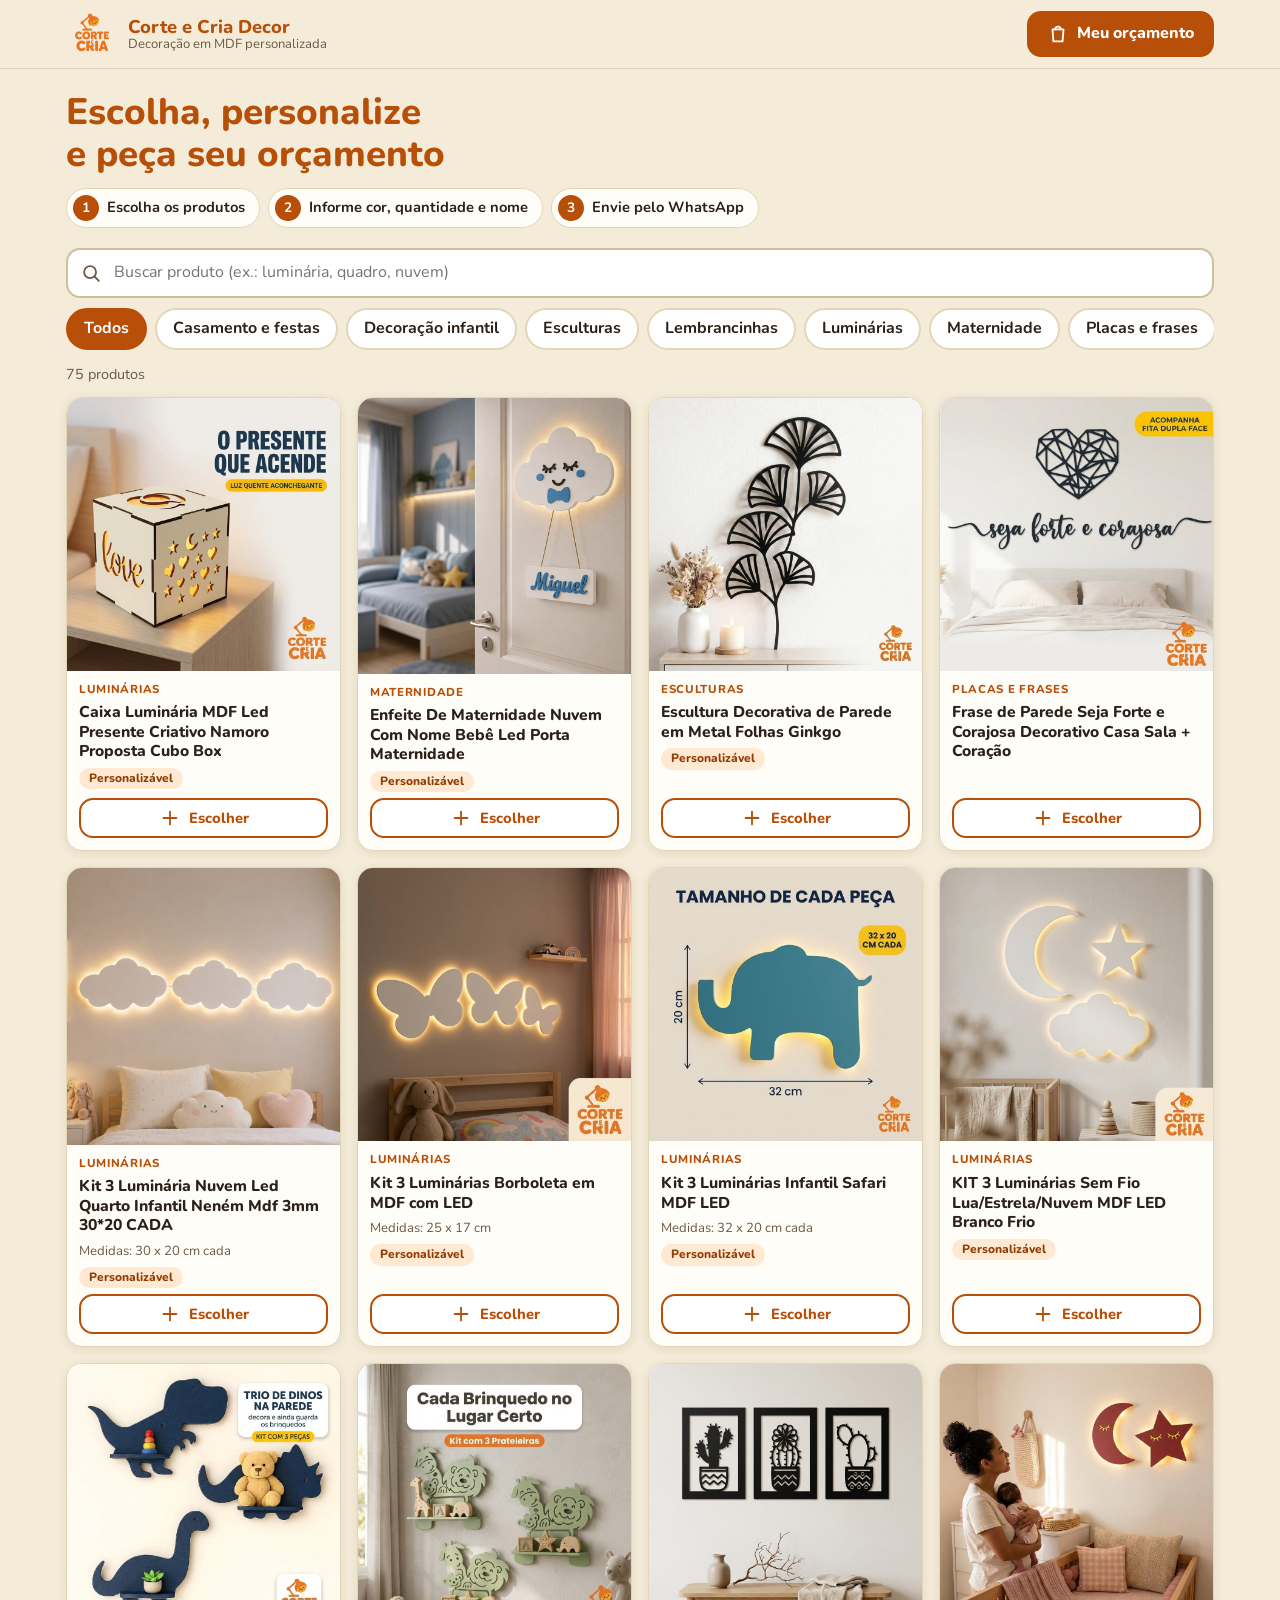
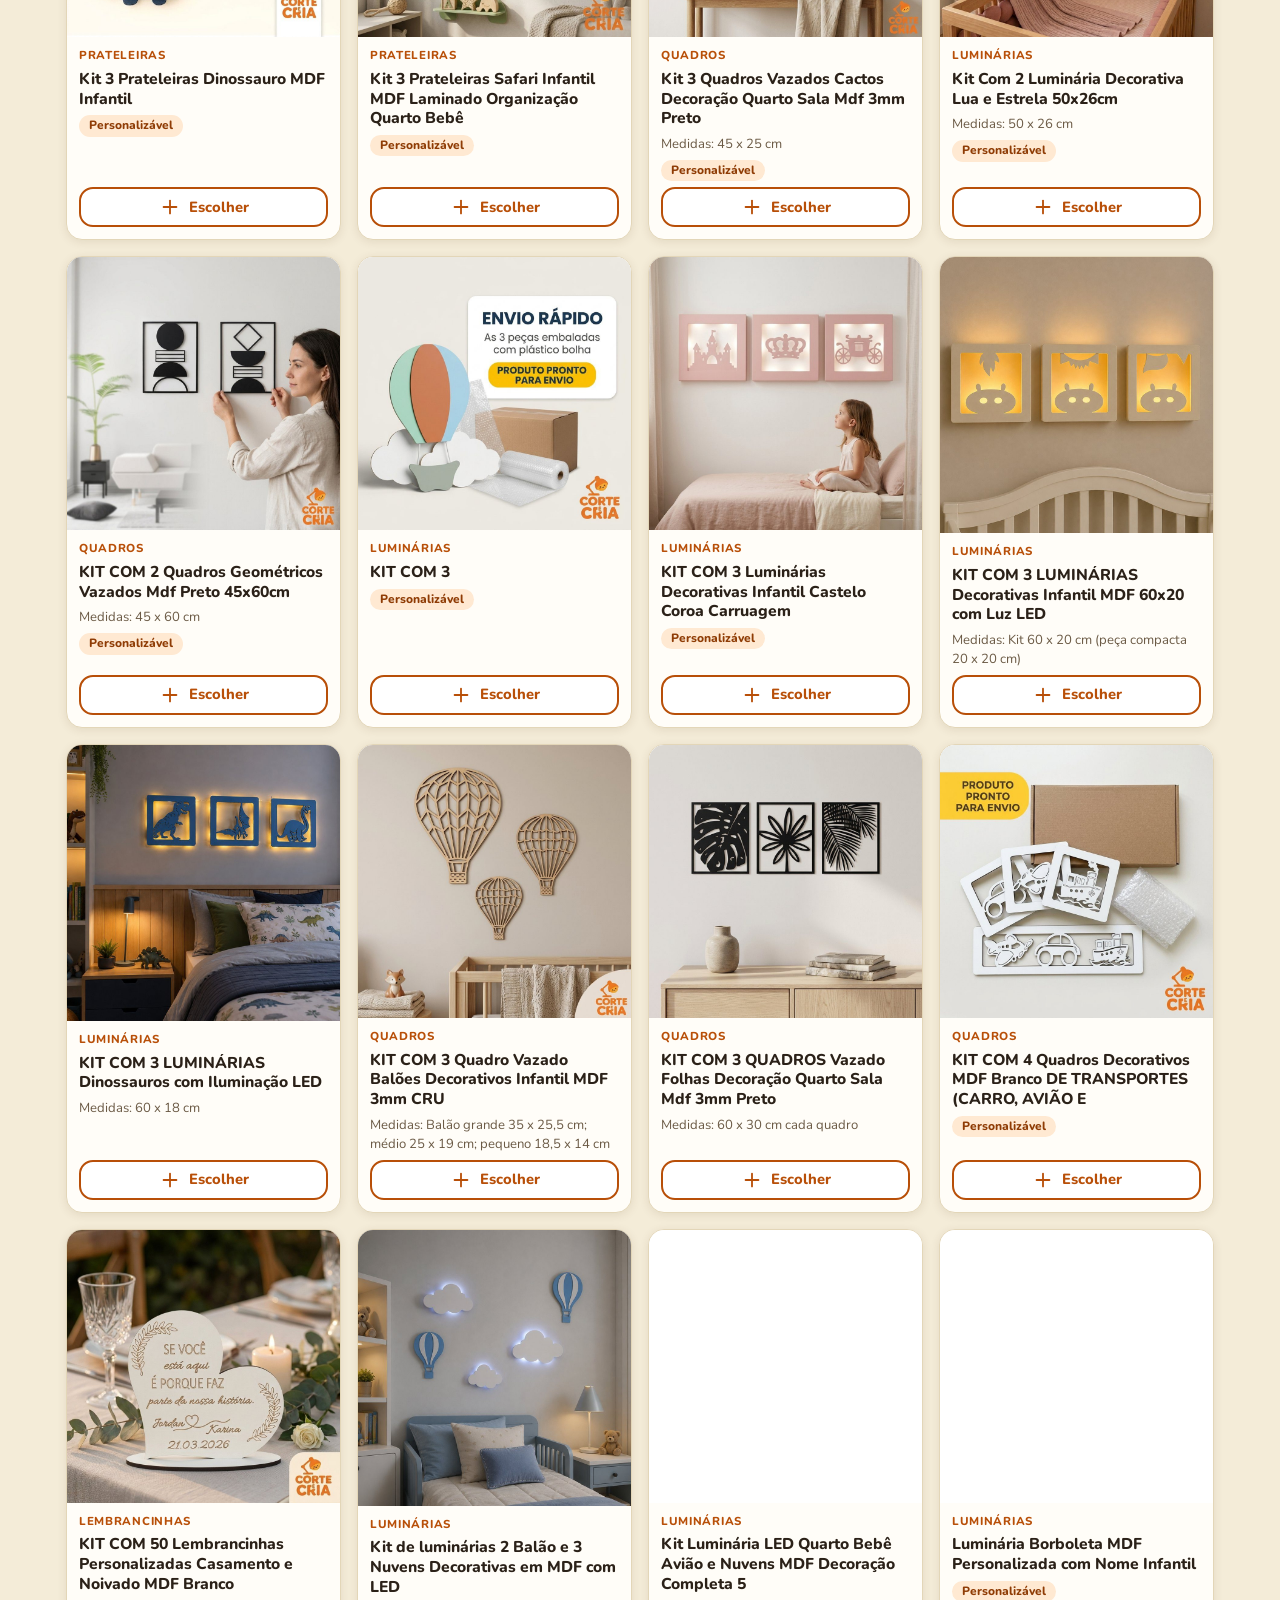
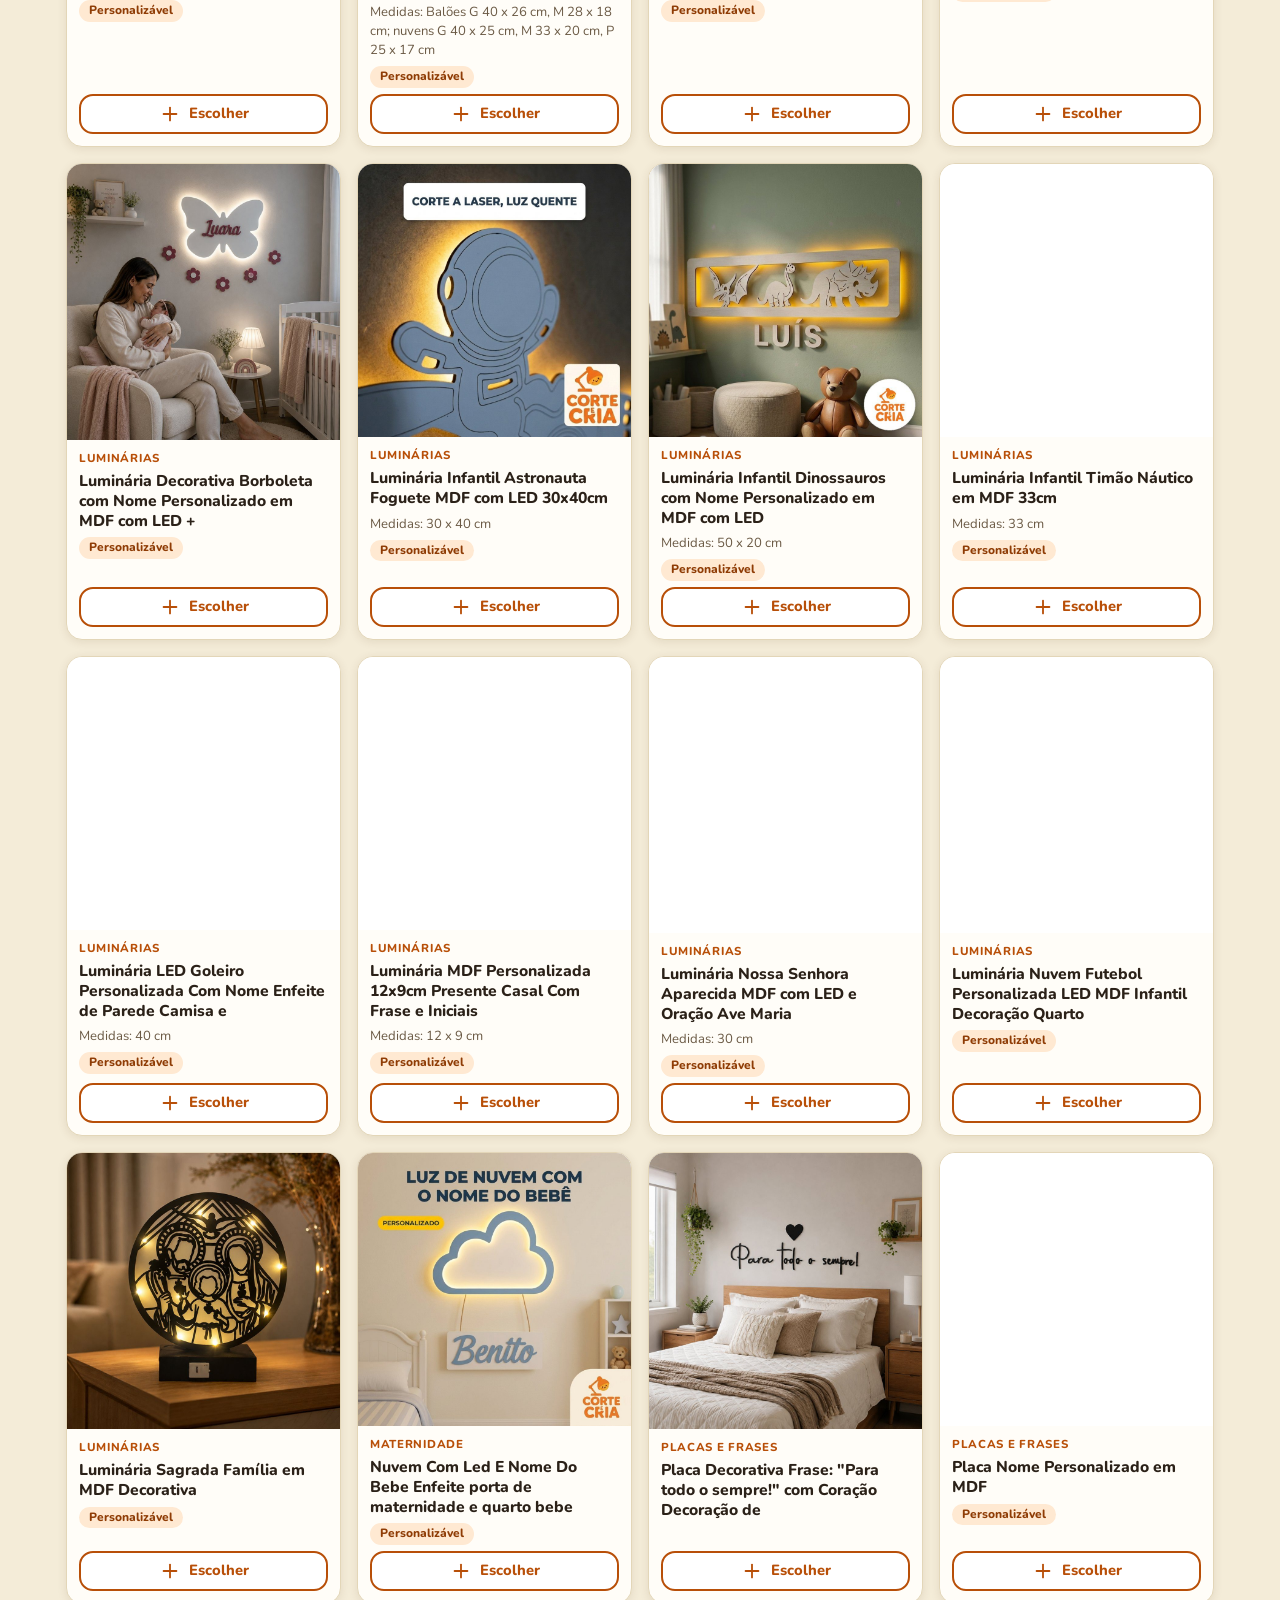
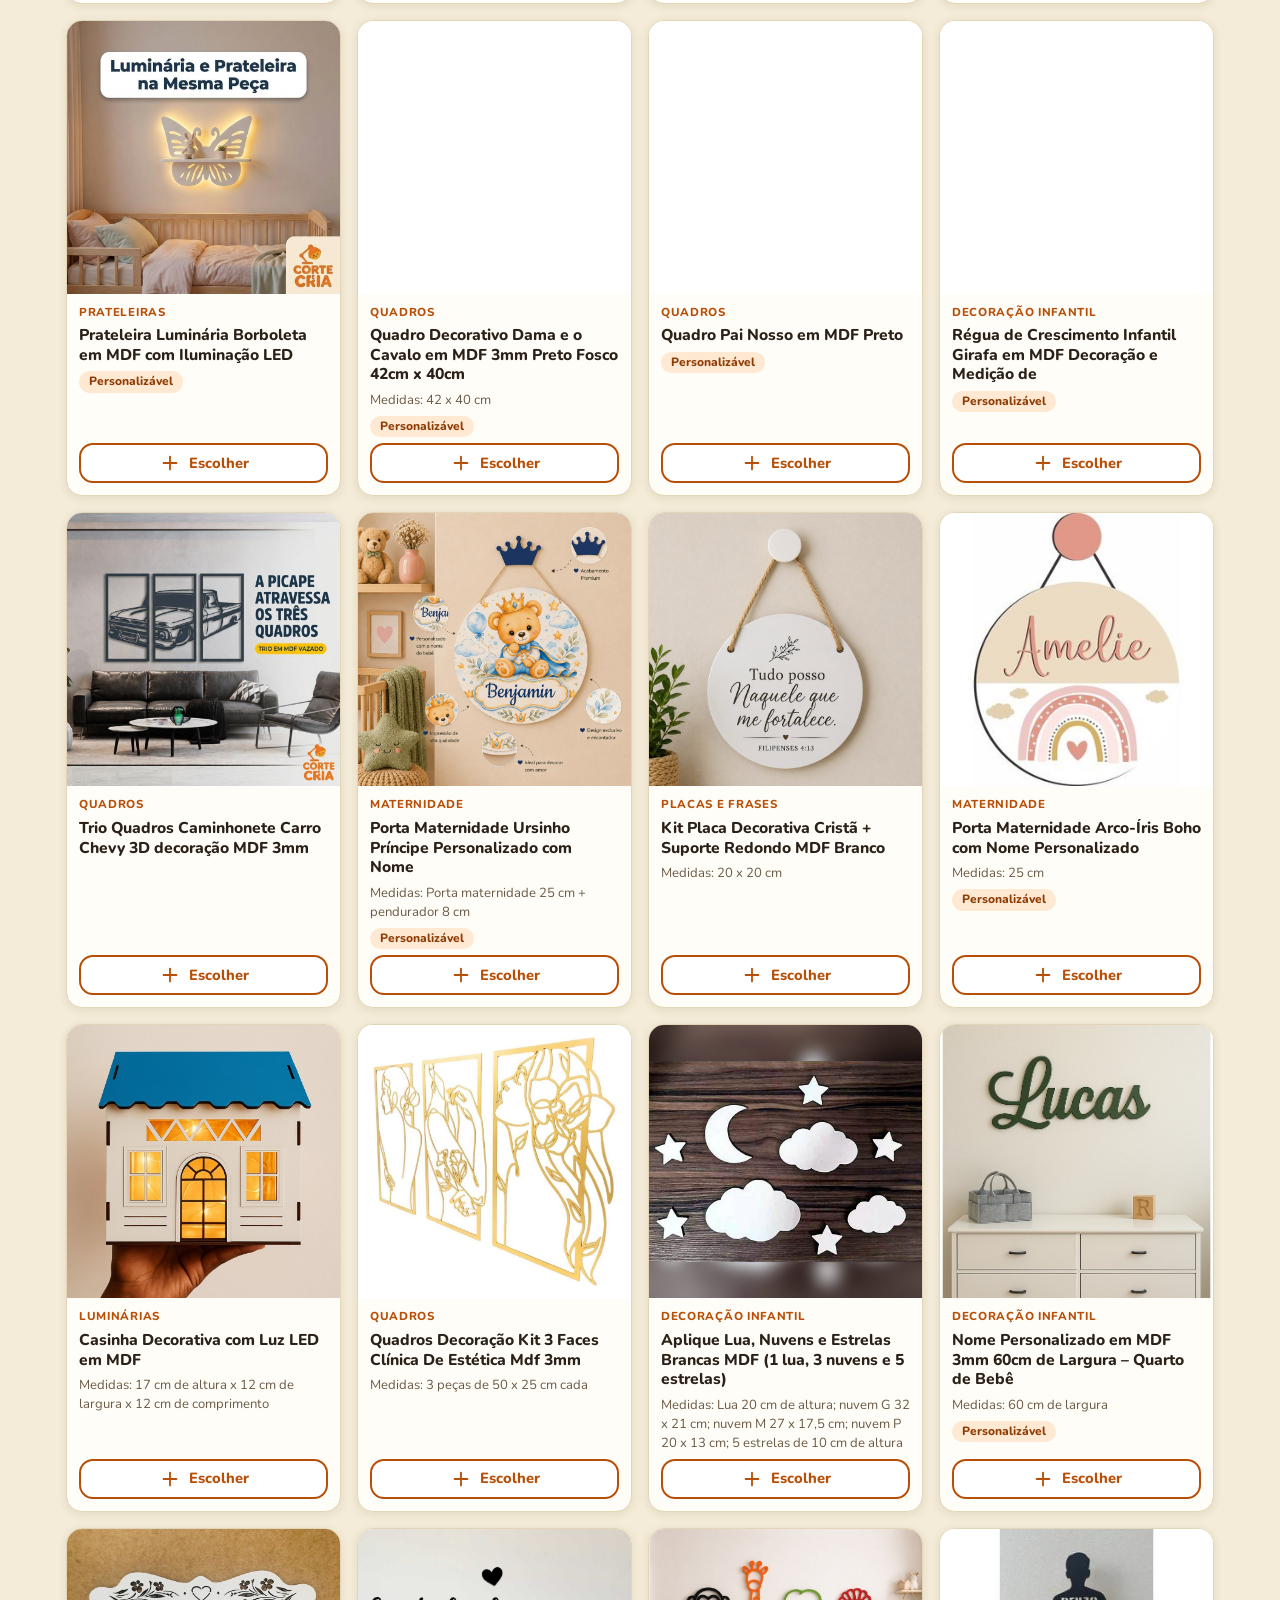
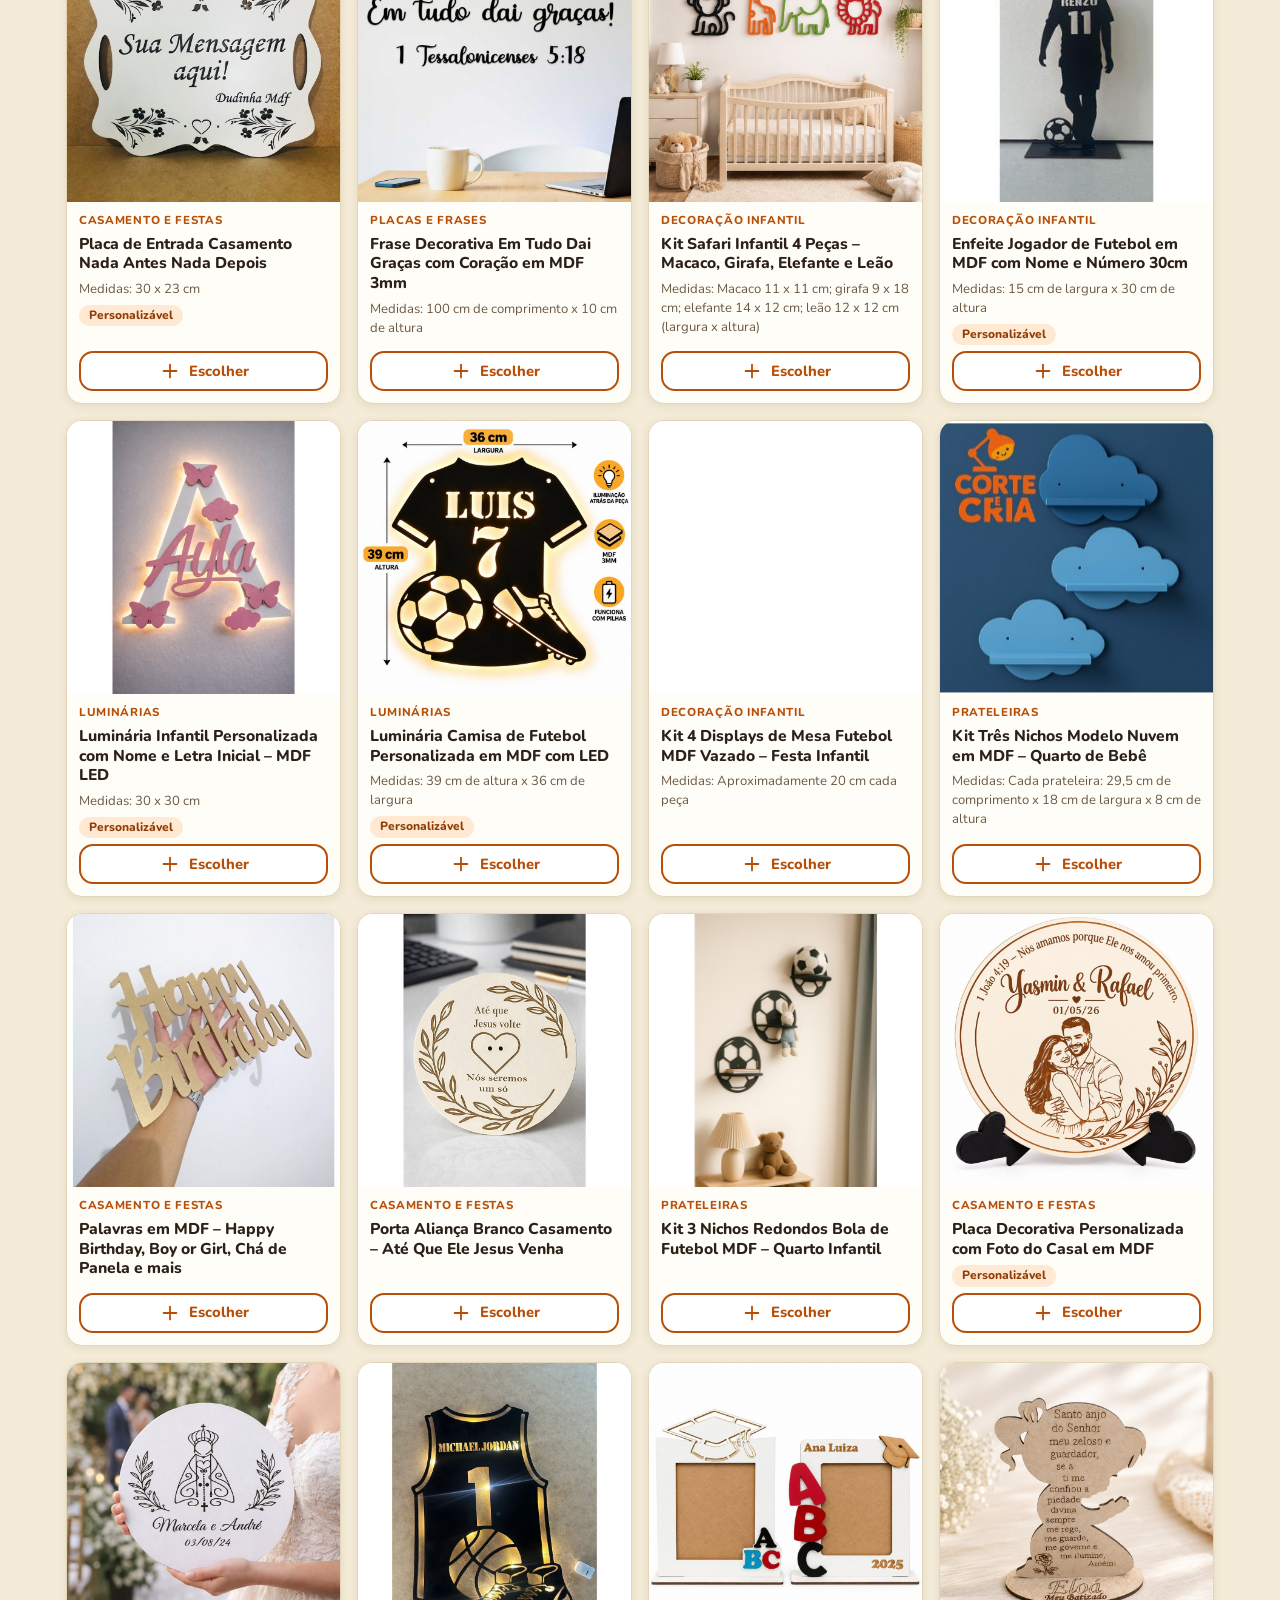
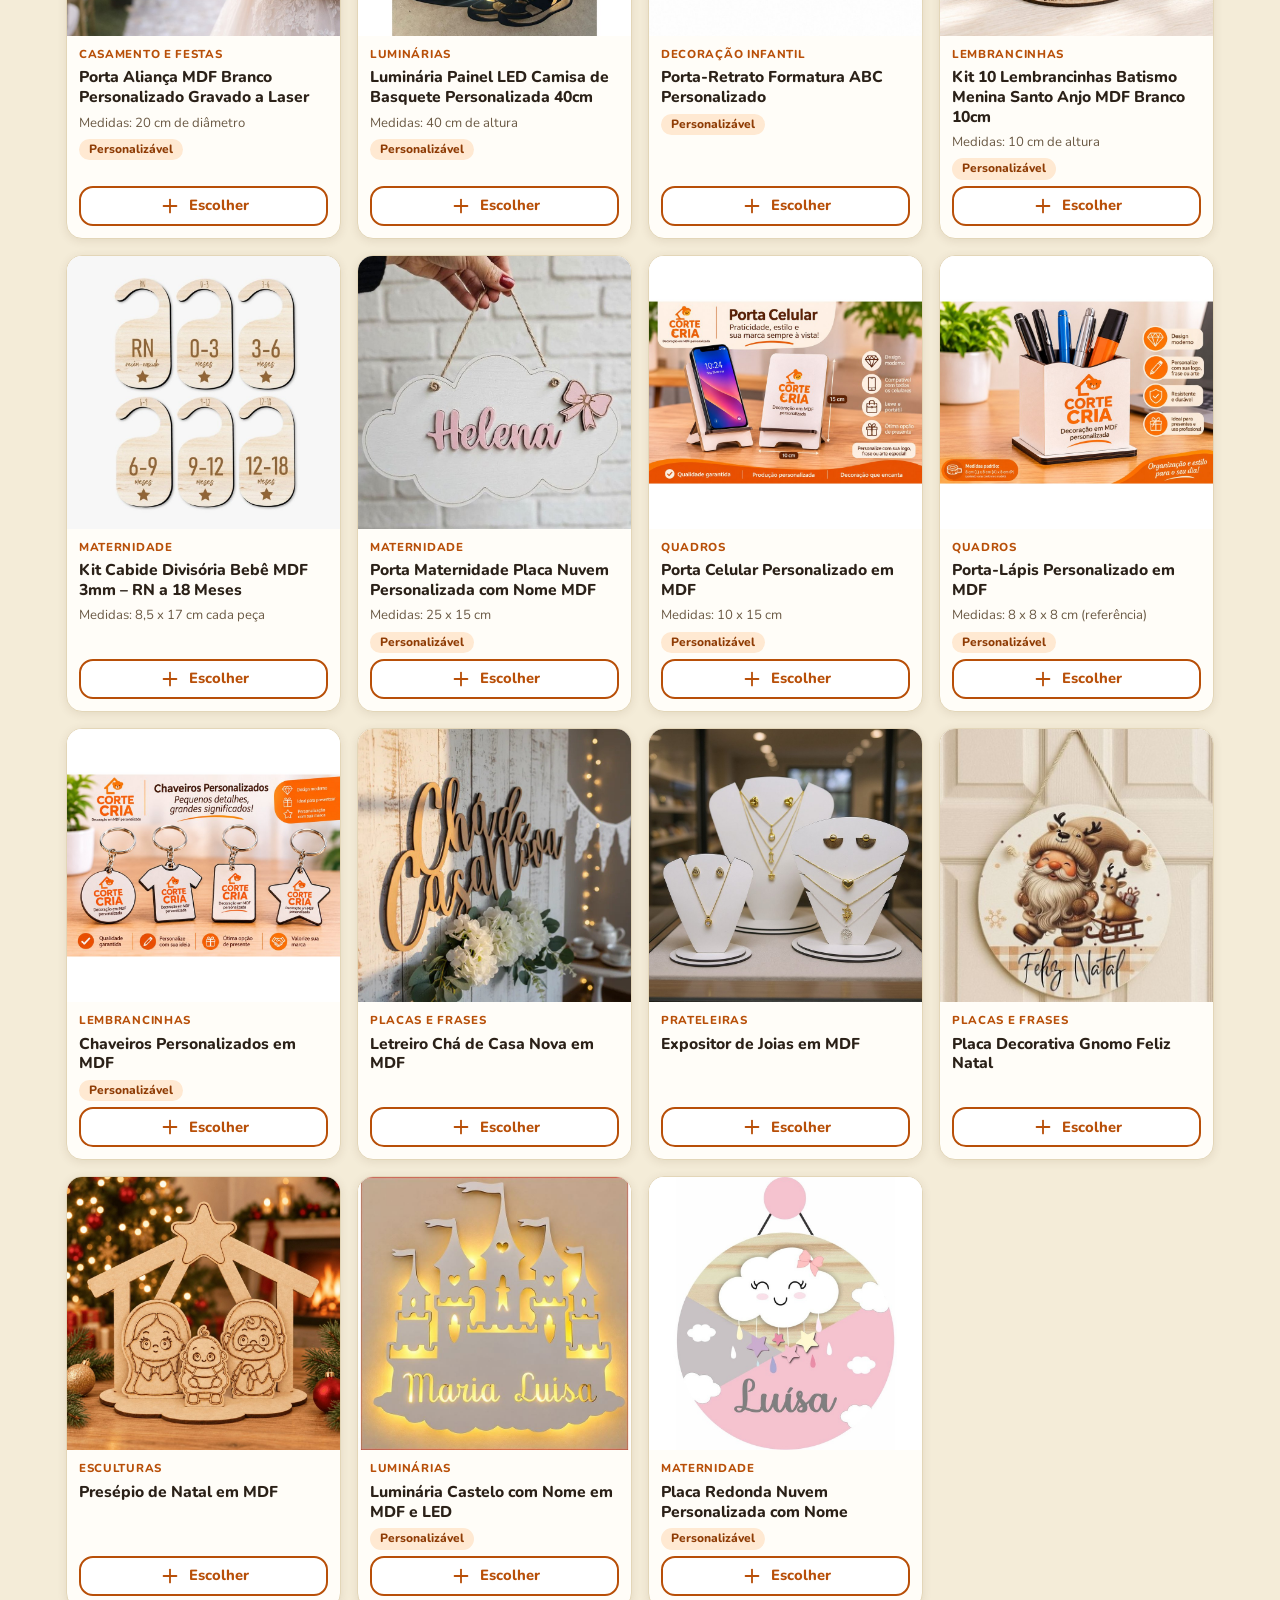
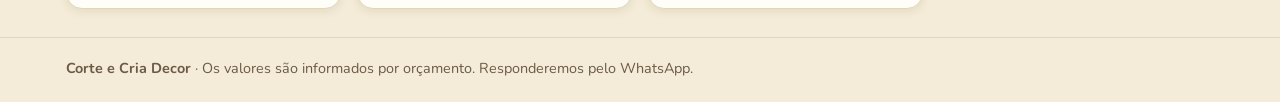
<file: index.html>
<!doctype html>
<html lang="pt-BR">
<head>
<meta charset="utf-8">
<meta name="viewport" content="width=device-width, initial-scale=1">
<title>Corte e Cria Decor | Catálogo</title>
<meta name="description" content="Catálogo de decoração em MDF personalizada. Escolha, personalize e peça seu orçamento pelo WhatsApp.">
<meta name="theme-color" content="#F4ECD8">
<link rel="icon" type="image/png" href="assets/icone.png">
<link rel="apple-touch-icon" href="assets/icone.png">
<link rel="preconnect" href="https://fonts.googleapis.com">
<link rel="preconnect" href="https://fonts.gstatic.com" crossorigin>
<link href="https://fonts.googleapis.com/css2?family=Nunito:wght@400;600;700;800&display=swap" rel="stylesheet">
<link rel="stylesheet" href="style.css">
</head>
<body>
<a class="skip" href="#grade">Ir para os produtos</a>
<header class="topo">
  <div class="wrap topo-in">
    <a class="marca" href="./" aria-label="Corte e Cria Decor, início">
      <img src="assets/logo.jpg" alt="" width="52" height="52">
      <span><strong id="loja-nome">Corte e Cria Decor</strong><small id="loja-slogan"></small></span>
    </a>
    <div class="topo-acoes">
      <a id="lnk-insta" class="btn btn-sec btn-peq" hidden target="_blank" rel="noopener">Instagram</a>
      <button type="button" id="btn-carrinho" class="btn btn-pri" aria-label="Abrir meu orçamento">
        <svg class="ic" viewBox="0 0 24 24" aria-hidden="true"><path d="M6 7h12l-1 13H7L6 7Z"/><path d="M9 7a3 3 0 0 1 6 0"/></svg>
        <span class="so-desk">Meu orçamento</span><span id="cont" class="cont" hidden>0</span>
      </button>
    </div>
  </div>
</header>

<main>
  <section class="hero">
    <div class="wrap">
      <h1>Escolha, personalize e peça seu orçamento</h1>
      <ol class="passos">
        <li><b>1</b> Escolha os produtos</li>
        <li><b>2</b> Informe cor, quantidade e nome</li>
        <li><b>3</b> Envie pelo WhatsApp</li>
      </ol>
    </div>
  </section>

  <section class="wrap filtros" aria-label="Buscar e filtrar">
    <label class="busca"><span class="sr">Buscar produto</span>
      <svg class="ic" viewBox="0 0 24 24" aria-hidden="true"><circle cx="11" cy="11" r="6.5"/><path d="m16 16 4.5 4.5"/></svg>
      <input id="busca" type="search" placeholder="Buscar produto (ex.: luminária, quadro, nuvem)" autocomplete="off">
    </label>
    <div id="cats" class="cats" role="group" aria-label="Categorias"></div>
    <p id="contagem" class="contagem" aria-live="polite"></p>
  </section>

  <section class="wrap">
    <ul id="grade" class="grade"></ul>
    <p id="vazio" class="vazio" hidden>Nenhum produto encontrado. Tente outra palavra ou escolha “Todos”.</p>
  </section>
</main>

<footer class="rodape">
  <div class="wrap">
    <p><strong>Corte e Cria Decor</strong> · Os valores são informados por orçamento. Responderemos pelo WhatsApp.</p>
  </div>
</footer>

<div id="barra-mob" class="barra-mob" hidden>
  <button type="button" id="btn-barra" class="btn btn-pri btn-grande"></button>
</div>

<div id="folha" class="folha" hidden>
  <div class="folha-fundo" data-fechar></div>
  <div class="folha-caixa" role="dialog" aria-modal="true" aria-labelledby="folha-titulo" tabindex="-1">
    <header class="folha-topo"><h2 id="folha-titulo"></h2><button type="button" class="btn-x" data-fechar aria-label="Fechar"><svg class="ic" viewBox="0 0 24 24" aria-hidden="true"><path d="M6 6l12 12M18 6 6 18"/></svg></button></header>
    <div id="folha-corpo" class="folha-corpo"></div>
  </div>
</div>
<div id="avisos" class="avisos" aria-live="polite"></div>

<script src="config.js"></script>
<script src="produtos.js"></script>
<script src="pdf.js"></script>
<script src="nuvem.js"></script>
<script src="app.js"></script>
<script>if (window.Demandas) window.Demandas.reenviarPendentes();</script>
</body>
</html>
</file>
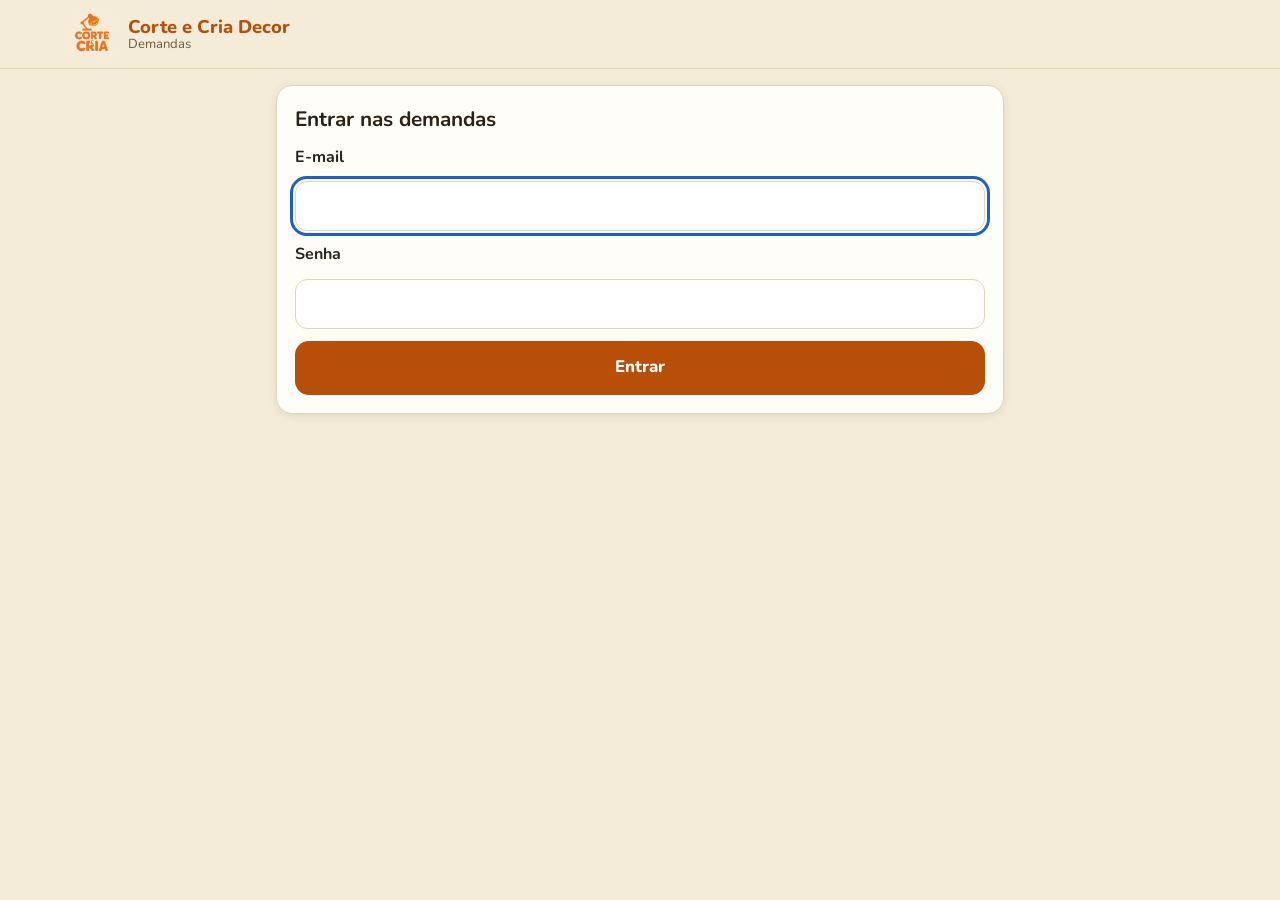
<file: demandas.html>
<!doctype html>
<html lang="pt-BR">
<head>
<meta charset="utf-8">
<meta name="viewport" content="width=device-width, initial-scale=1">
<meta name="robots" content="noindex,nofollow">
<title>Demandas | Corte e Cria Decor</title>
<meta name="theme-color" content="#F4ECD8">
<link rel="icon" type="image/png" href="assets/icone.png">
<link href="https://fonts.googleapis.com/css2?family=Nunito:wght@400;600;700;800&display=swap" rel="stylesheet">
<link rel="stylesheet" href="style.css">
<link rel="stylesheet" href="demandas.css">
</head>
<body>
<header class="topo"><div class="wrap topo-in">
  <span class="marca"><img src="assets/logo.jpg" alt="" width="52" height="52"><span><strong>Corte e Cria Decor</strong><small>Demandas</small></span></span>
  <div class="topo-acoes" id="acoes-topo" hidden>
    <button type="button" class="btn btn-sec" id="b-atualizar">Atualizar</button>
    <button type="button" class="btn btn-sec" id="b-sair">Sair</button>
  </div>
</div></header>
<main class="wrap dem" id="dem"><p class="pequeno">Carregando…</p></main>
<script src="config.js"></script>
<script src="demandas.js"></script>
</body>
</html>
</file>
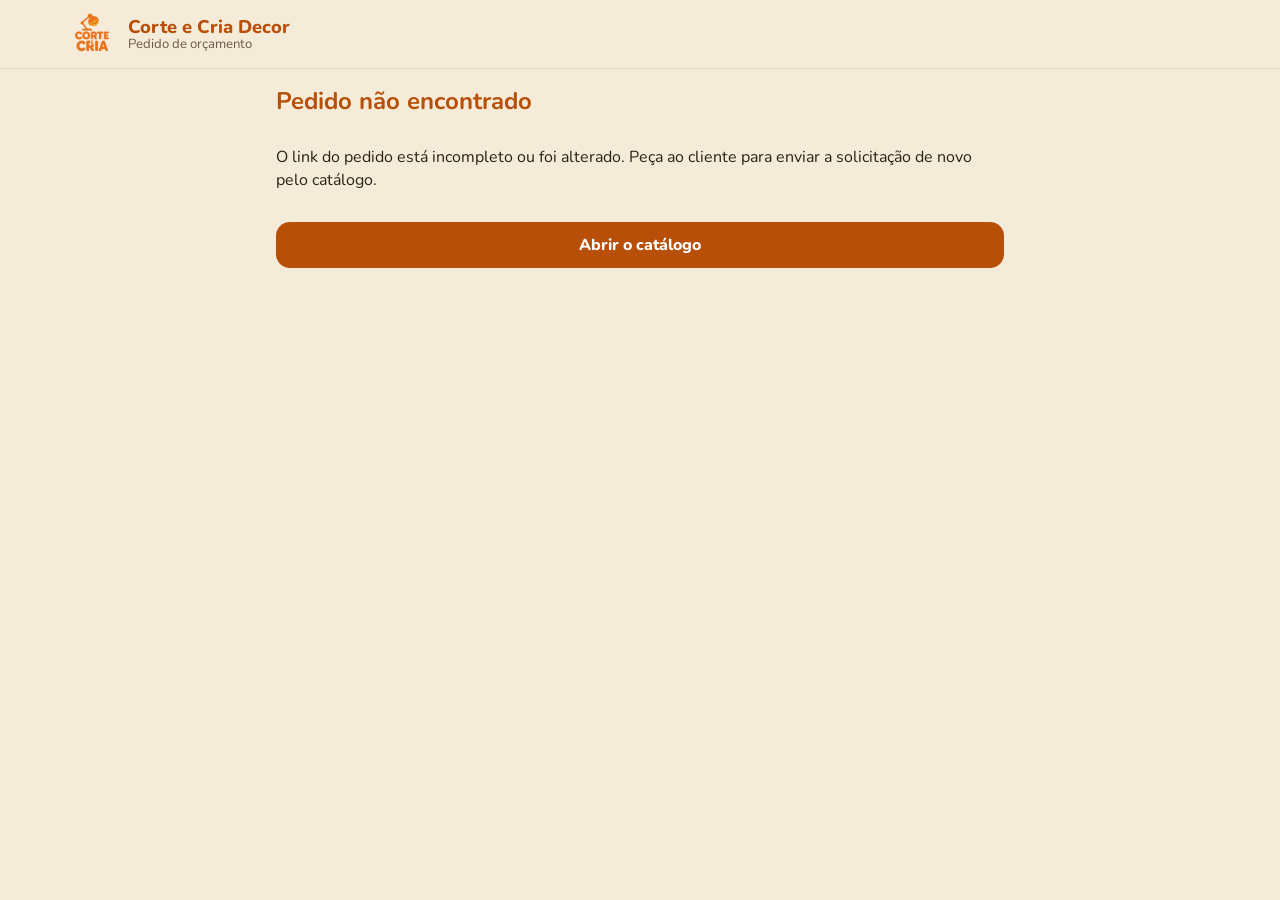
<file: orcamento.html>
<!doctype html>
<html lang="pt-BR">
<head>
<meta charset="utf-8">
<meta name="viewport" content="width=device-width, initial-scale=1">
<meta name="robots" content="noindex">
<title>Pedido de orçamento | Corte e Cria Decor</title>
<meta property="og:title" content="Pedido de orçamento – Corte e Cria Decor">
<meta property="og:description" content="Toque para ver os produtos, quantidades e fotos do pedido.">
<meta property="og:image" content="assets/logo.jpg">
<meta name="theme-color" content="#F4ECD8">
<link rel="icon" type="image/png" href="assets/icone.png">
<link href="https://fonts.googleapis.com/css2?family=Nunito:wght@400;600;700;800&display=swap" rel="stylesheet">
<link rel="stylesheet" href="style.css">
<link rel="stylesheet" href="orcamento.css">
</head>
<body>
<header class="topo"><div class="wrap topo-in">
  <a class="marca" href="./" aria-label="Ir para o catálogo"><img src="assets/logo.jpg" alt="" width="52" height="52"><span><strong>Corte e Cria Decor</strong><small>Pedido de orçamento</small></span></a>
</div></header>
<main class="wrap ped" id="ped"><p class="pequeno">Carregando pedido…</p></main>
<script src="config.js"></script>
<script src="produtos.js"></script>
<script src="pdf.js"></script>
<script src="orcamento.js"></script>
</body>
</html>
</file>
<file: style.css>
:root{
  --brand:#E87120; --brand-d:#B84F08; --brand-dd:#8F3C05;
  --bg:#F4ECD8; --card:#FFFDF8; --ink:#2B2118; --muted:#6B5A45; --line:#E3D6B8; --ok:#1E7A46;
  --wa:#1FA855; --wa-d:#157A3C; --radius:16px; --gut:16px;
  --sombra:0 2px 10px rgba(80,50,10,.10);
  font-family:"Nunito",system-ui,-apple-system,"Segoe UI",Roboto,Arial,sans-serif;
}
*{box-sizing:border-box}
html{scroll-behavior:smooth}
body{margin:0;background:var(--bg);color:var(--ink);font-size:16px;line-height:1.45;-webkit-text-size-adjust:100%}
img{max-width:100%;display:block}
[hidden]{display:none!important}
button,input,textarea{font:inherit;color:inherit}
:focus-visible{outline:3px solid #1B5FD1;outline-offset:2px}
.wrap{width:100%;max-width:1180px;margin:0 auto;padding-inline:var(--gut)}
.sr{position:absolute;width:1px;height:1px;overflow:hidden;clip:rect(0 0 0 0)}
.skip{position:absolute;left:8px;top:-60px;background:#fff;padding:8px 12px;border-radius:8px;z-index:100}
.skip:focus{top:8px}
.ic{width:22px;height:22px;fill:none;stroke:currentColor;stroke-width:2;stroke-linecap:round;stroke-linejoin:round;flex:none}

/* topo */
.topo{position:sticky;top:0;z-index:30;background:var(--bg);border-bottom:1px solid var(--line)}
.topo-in{display:flex;align-items:center;justify-content:space-between;gap:12px;padding-block:8px}
.marca{display:flex;align-items:center;gap:10px;text-decoration:none;color:var(--ink);min-width:0}
.marca img{width:52px;height:52px;border-radius:12px;object-fit:cover}
.marca span{display:flex;flex-direction:column;min-width:0;line-height:1.15}
.marca strong{font-size:1.15rem;font-weight:800;color:var(--brand-d)}
.marca small{color:var(--muted);font-size:.82rem}
.topo-acoes{display:flex;gap:8px;align-items:center}

/* botões */
.btn{display:inline-flex;align-items:center;justify-content:center;gap:8px;min-height:46px;padding:8px 18px;border-radius:14px;border:2px solid transparent;font-weight:800;cursor:pointer;text-decoration:none;position:relative;transition:transform .05s,background .15s}
.btn:active{transform:scale(.98)}
.btn-pri{background:var(--brand-d);color:#fff}
.btn-pri:hover{background:var(--brand-dd)}
.btn-sec{background:#fff;color:var(--brand-d);border-color:var(--brand-d)}
.btn-sec:hover{background:#FFF4E8}
.btn-wa{background:var(--wa-d);color:#fff}
.btn-wa:hover{background:#0F6330}
.btn-peq{min-height:40px;padding:6px 14px;font-size:.92rem}
.btn-grande{min-height:54px;font-size:1.05rem;width:100%}
.btn[disabled]{opacity:.5;cursor:not-allowed}
.cont{background:#fff;color:var(--brand-d);border-radius:99px;min-width:24px;height:24px;padding:0 7px;display:inline-grid;place-items:center;font-size:.85rem}
.btn-x{border:0;background:transparent;width:44px;height:44px;border-radius:12px;cursor:pointer;display:grid;place-items:center}
.btn-x:hover{background:#00000010}
.so-desk{display:none}
@media(min-width:560px){.so-desk{display:inline}}

/* hero */
.hero{padding-block:22px 6px}
.hero h1{margin:0 0 12px;font-size:clamp(1.5rem,4.5vw,2.3rem);line-height:1.15;font-weight:800;color:var(--brand-d);text-wrap:balance;max-width:20ch}
.passos{list-style:none;margin:0;padding:0;display:flex;flex-wrap:wrap;gap:8px}
.passos li{display:flex;align-items:center;gap:8px;background:var(--card);border:1px solid var(--line);border-radius:99px;padding:6px 14px 6px 6px;font-weight:700;font-size:.92rem}
.passos b{background:var(--brand-d);color:#fff;width:26px;height:26px;border-radius:50%;display:grid;place-items:center;font-size:.85rem}

/* filtros */
.filtros{padding-block:14px 4px;display:flex;flex-direction:column;gap:10px}
.busca{position:relative;display:block}
.busca .ic{position:absolute;left:14px;top:50%;transform:translateY(-50%);color:var(--muted)}
.busca input{width:100%;min-height:50px;border-radius:14px;border:2px solid #CDBF9C;background:#fff;padding:8px 14px 8px 46px}
.cats{display:flex;gap:8px;overflow-x:auto;padding-bottom:4px;scrollbar-width:thin}
.chip{flex:none;min-height:42px;padding:6px 16px;border-radius:99px;border:2px solid var(--line);background:#fff;font-weight:700;cursor:pointer;white-space:nowrap}
.chip[aria-pressed=true]{background:var(--brand-d);border-color:var(--brand-d);color:#fff}
.contagem{margin:0;color:var(--muted);font-size:.9rem}

/* grade */
.grade{list-style:none;margin:8px 0 28px;padding:0;display:grid;grid-template-columns:repeat(2,minmax(0,1fr));gap:12px}
@media(min-width:720px){.grade{grid-template-columns:repeat(3,minmax(0,1fr));gap:16px}}
@media(min-width:1000px){.grade{grid-template-columns:repeat(4,minmax(0,1fr))}}
.cartao{background:var(--card);border-radius:var(--radius);box-shadow:var(--sombra);overflow:hidden;display:flex;flex-direction:column;border:1px solid var(--line)}
.foto{border:0;padding:0;background:#fff;cursor:pointer;aspect-ratio:1;width:100%;display:block}
.foto img{width:100%;height:100%;object-fit:contain}
.corpo{padding:10px 12px 12px;display:flex;flex-direction:column;gap:6px;flex:1}
.cat-rot{font-size:.72rem;font-weight:800;letter-spacing:.06em;text-transform:uppercase;color:var(--brand-d)}
.nome{margin:0;font-size:.98rem;line-height:1.25;font-weight:800;display:-webkit-box;-webkit-line-clamp:3;-webkit-box-orient:vertical;overflow:hidden}
.med{font-size:.82rem;color:var(--muted)}
.etq{align-self:flex-start;font-size:.75rem;font-weight:800;background:#FFE9D2;color:var(--brand-dd);border-radius:99px;padding:2px 10px}
.cartao .btn{margin-top:auto;width:100%}
.vazio{text-align:center;color:var(--muted);padding:32px 0}

/* rodapé */
.rodape{border-top:1px solid var(--line);padding-block:20px 90px;color:var(--muted);font-size:.9rem}
.rodape p{margin:0}

/* barra fixa (celular) */
.barra-mob{position:fixed;left:0;right:0;bottom:0;padding:10px var(--gut) calc(10px + env(safe-area-inset-bottom,0px));background:linear-gradient(transparent,var(--bg) 35%);z-index:25}
@media(min-width:900px){.barra-mob{display:none}.rodape{padding-bottom:24px}}

/* folha (modal / gaveta) */
.folha{position:fixed;inset:0;z-index:50;display:flex;align-items:flex-end;justify-content:center}
.folha[hidden]{display:none}
.folha-fundo{position:absolute;inset:0;background:rgba(30,20,10,.55)}
.folha-caixa{position:relative;background:var(--card);width:100%;max-width:560px;max-height:92dvh;border-radius:22px 22px 0 0;display:flex;flex-direction:column;animation:sobe .18s ease-out;outline:0}
@media(min-width:700px){.folha{align-items:center}.folha-caixa{border-radius:22px;max-height:88dvh}}
@keyframes sobe{from{transform:translateY(24px);opacity:.4}}
.folha-topo{display:flex;align-items:center;justify-content:space-between;gap:8px;padding:10px 8px 6px 18px;border-bottom:1px solid var(--line)}
.folha-topo h2{margin:0;font-size:1.1rem;font-weight:800}
.folha-corpo{overflow:auto;padding:14px 18px 20px;display:flex;flex-direction:column;gap:14px}
.det-foto{background:#fff;border-radius:14px;border:1px solid var(--line);aspect-ratio:1;max-height:46dvh;margin-inline:auto;width:100%;max-width:420px}
.det-foto img{width:100%;height:100%;object-fit:contain}
.det-info{display:flex;flex-direction:column;gap:6px}
.det-info h3{margin:0;font-size:1.15rem;line-height:1.25}
.bloco{display:flex;flex-direction:column;gap:8px}
.bloco>label,.bloco>.rot{font-weight:800}
.bloco .dica{font-weight:600;color:var(--muted);font-size:.85rem}
.cores{display:flex;flex-wrap:wrap;gap:8px}
.cor{display:inline-flex;align-items:center;gap:8px;min-height:44px;padding:6px 14px 6px 8px;border-radius:99px;border:2px solid var(--line);background:#fff;cursor:pointer;font-weight:700}
.cor i{width:26px;height:26px;border-radius:50%;border:1px solid #0003;display:block}
.cor[aria-pressed=true]{border-color:var(--brand-d);background:#FFF4E8;box-shadow:inset 0 0 0 1px var(--brand-d)}
.qtd{display:inline-flex;align-items:center;border:2px solid var(--line);border-radius:14px;background:#fff;align-self:flex-start}
.qtd button{width:48px;height:48px;border:0;background:transparent;font-size:1.4rem;font-weight:800;cursor:pointer;border-radius:12px}
.qtd button:hover{background:#00000010}
.qtd input{width:56px;text-align:center;border:0;font-weight:800;font-size:1.1rem;background:transparent;-moz-appearance:textfield}
.qtd input::-webkit-outer-spin-button,.qtd input::-webkit-inner-spin-button{-webkit-appearance:none;margin:0}
.sw-pers{display:flex;gap:8px}
.sw-pers button{flex:1;min-height:46px;border-radius:14px;border:2px solid var(--line);background:#fff;font-weight:800;cursor:pointer}
.sw-pers button[aria-pressed=true]{background:var(--brand-d);border-color:var(--brand-d);color:#fff}
.campo{width:100%;min-height:50px;border-radius:14px;border:2px solid #CDBF9C;background:#fff;padding:8px 14px}
textarea.campo{min-height:80px;resize:vertical}
.erro{color:#B3261E;font-weight:700;font-size:.9rem;margin:0}
.rodape-folha{position:sticky;bottom:0;background:var(--card);padding-top:8px}

/* orçamento */
.itens{list-style:none;margin:0;padding:0;display:flex;flex-direction:column;gap:10px}
.item{display:grid;grid-template-columns:72px 1fr;gap:12px;background:#fff;border:1px solid var(--line);border-radius:14px;padding:10px}
.item img{width:72px;height:72px;object-fit:contain;border-radius:10px;background:#fff}
.item h4{margin:0 0 2px;font-size:.95rem;line-height:1.25}
.item p{margin:0;font-size:.88rem;color:var(--muted)}
.item-acoes{display:flex;align-items:center;gap:8px;margin-top:6px;flex-wrap:wrap}
.item-acoes .qtd button{width:40px;height:40px}
.item-acoes .qtd input{width:44px}
.lnk{background:none;border:0;color:var(--brand-d);font-weight:800;cursor:pointer;text-decoration:underline;padding:8px 4px;min-height:40px}
.lnk.perigo{color:#B3261E}
.aviso-env{background:#FFF4E0;border:1px solid #F0C98A;border-radius:12px;padding:10px 12px;font-size:.9rem}
.ok-topo{display:flex;align-items:center;gap:10px;color:var(--ok);font-weight:800;font-size:1.1rem}
.ok-topo .ic{width:34px;height:34px;stroke-width:2.6}
.pilha{display:flex;flex-direction:column;gap:10px}
.pequeno{font-size:.88rem;color:var(--muted);margin:0}

.avisos{position:fixed;left:50%;transform:translateX(-50%);bottom:calc(86px + env(safe-area-inset-bottom,0px));z-index:70;display:flex;flex-direction:column;gap:8px;align-items:center;pointer-events:none;width:min(92vw,420px)}
.aviso{background:#2B2118;color:#fff;border-radius:12px;padding:10px 16px;font-weight:700;box-shadow:0 8px 24px #0004;animation:sobe .15s}
@media(min-width:900px){.avisos{bottom:24px}}
@media(prefers-reduced-motion:reduce){*{animation:none!important;transition:none!important;scroll-behavior:auto!important}}

.galeria{display:grid;gap:8px}
.minis{display:flex;gap:8px;overflow-x:auto;padding:2px;justify-content:center}
.mini{flex:0 0 auto;width:56px;height:56px;padding:0;border:2px solid var(--line);border-radius:10px;background:#fff;overflow:hidden;cursor:pointer}
.mini img{width:100%;height:100%;object-fit:cover;display:block}
.mini.ativa{border-color:var(--brand-d)}

.desc{border:1px solid var(--line);border-radius:12px;background:#fff;padding:0 14px}
.desc summary{cursor:pointer;padding:12px 0;font-weight:700;color:var(--brand-d)}
.desc-corpo{padding:0 0 12px;font-size:.92rem;line-height:1.5}
.desc-corpo h4{margin:12px 0 4px;font-size:.95rem}
.desc-corpo p{margin:6px 0}
.desc-corpo ul{margin:4px 0 4px 18px;padding:0}

.vars{display:grid;grid-template-columns:repeat(auto-fill,minmax(104px,1fr));gap:8px}
.var{display:flex;flex-direction:column;align-items:center;gap:4px;padding:8px 6px;border:2px solid var(--line);border-radius:12px;background:#fff;cursor:pointer;font:inherit;color:inherit;text-align:center}
.var img{width:72px;height:72px;object-fit:cover;border-radius:8px;display:block}
.var .v-n{font-size:.78rem;font-weight:700;color:var(--brand-d)}
.var .v-nome{font-size:.84rem;line-height:1.2;word-break:break-word}
.var[aria-pressed="true"]{border-color:var(--brand-d);background:#fff4e6;box-shadow:0 0 0 2px var(--brand-d) inset}
</file>
<file: demandas.css>
.dem{padding-block:16px 48px;display:grid;gap:14px;max-width:760px}
.dem h1{margin:0;font-size:1.3rem}
.login{background:var(--card);border:1px solid var(--line);border-radius:var(--radius);padding:18px;display:grid;gap:12px;box-shadow:var(--sombra)}
.login label{font-weight:700;display:grid;gap:4px}
.login .campo,.dem .campo{width:100%;padding:12px;border:1.5px solid var(--line);border-radius:12px;background:#fff}
.abas{display:flex;gap:8px;overflow-x:auto;padding-bottom:2px}
.aba{flex:0 0 auto;border:1.5px solid var(--line);background:#fff;border-radius:999px;padding:8px 14px;font-weight:700;cursor:pointer}
.aba .n{display:inline-block;min-width:22px;margin-left:6px;padding:0 6px;border-radius:999px;background:var(--bg);font-size:.85rem;text-align:center}
.aba[aria-pressed="true"]{background:var(--brand-d);border-color:var(--brand-d);color:#fff}
.aba[aria-pressed="true"] .n{background:rgba(255,255,255,.25)}
.lista-dem{display:grid;gap:12px}
.dm{background:var(--card);border:1px solid var(--line);border-radius:var(--radius);padding:14px;display:grid;gap:10px;box-shadow:var(--sombra);border-left:6px solid #C9A227}
.dm.aprovado{border-left-color:var(--ok)}
.dm.reprovado{border-left-color:#B3261E}
.dm-topo{display:flex;justify-content:space-between;gap:10px;align-items:flex-start;flex-wrap:wrap}
.dm-cliente{font-size:1.1rem;font-weight:800}
.dm-meta{color:var(--muted);font-size:.86rem}
.selo{display:inline-block;padding:3px 10px;border-radius:999px;font-size:.8rem;font-weight:800;background:#FFF1C2;color:#6B5200}
.selo.aprovado{background:#D8F1E1;color:#14562F}
.selo.reprovado{background:#F9DAD7;color:#8C1D18}
.dm-itens{list-style:none;margin:0;padding:0;display:grid;gap:8px}
.dm-item{display:grid;grid-template-columns:56px 1fr;gap:10px;align-items:start}
.dm-item img{width:56px;height:56px;object-fit:cover;border-radius:10px;border:1px solid var(--line);background:#fff}
.dm-item b{display:block;line-height:1.2}
.dm-item span{display:block;font-size:.88rem;color:var(--muted)}
.dm-item .grav{color:var(--brand-d);font-weight:800}
.dm-obs{background:var(--bg);border-radius:10px;padding:8px 10px;font-size:.92rem}
.dm-acoes{display:flex;gap:8px;flex-wrap:wrap}
.dm-acoes .btn{padding:10px 14px}
.btn-ok{background:var(--ok);color:#fff}
.btn-no{background:#B3261E;color:#fff}
.pag{display:grid;gap:6px}
.pag .rot{font-weight:800;font-size:.9rem}
.pag-op{display:flex;gap:8px;flex-wrap:wrap}
.pag-op button{border:2px solid var(--line);background:#fff;border-radius:12px;padding:9px 14px;font-weight:700;cursor:pointer}
.pag-op button[aria-pressed="true"]{border-color:var(--ok);background:#E6F6EC;color:#14562F}
.msg-dem{padding:10px 12px;border-radius:10px;background:#F9DAD7;color:#8C1D18}
.vazio{text-align:center;color:var(--muted);padding:28px 0}
.link-mini{background:none;border:0;color:var(--muted);text-decoration:underline;cursor:pointer;padding:4px;font-size:.85rem}

/* navegação entre telas */
.nav{display:flex;gap:6px;background:var(--card);border:1px solid var(--line);border-radius:14px;padding:5px}
.nav-btn{flex:1;border:0;background:transparent;border-radius:10px;padding:10px 6px;font-weight:800;cursor:pointer;color:var(--muted)}
.nav-btn[aria-current="page"]{background:var(--brand-d);color:#fff}
.tela{display:grid;gap:14px}
.sec{margin:6px 0 0;font-size:1.05rem}
/* filtro de período */
.barra-filtros{display:grid;gap:10px;grid-template-columns:1fr}
@media(min-width:560px){.barra-filtros{grid-template-columns:auto 1fr;align-items:start}}
.per{position:relative}
.per-btn{display:flex;align-items:center;gap:8px;width:100%;border:1.5px solid var(--line);background:#fff;border-radius:12px;padding:11px 14px;font-weight:700;cursor:pointer;text-align:left}
.per-btn .ic{width:20px;height:20px;color:var(--brand-d)}
.per-btn .seta{margin-left:auto;color:var(--muted)}
.per-painel{margin-top:8px;background:var(--card);border:1px solid var(--line);border-radius:14px;padding:12px;display:grid;gap:12px;box-shadow:var(--sombra)}
@media(min-width:560px){.per-painel{position:absolute;z-index:20;min-width:330px}}
.per-chips{display:flex;flex-wrap:wrap;gap:8px}
.per-chip{border:1.5px solid var(--line);background:#fff;border-radius:999px;padding:8px 12px;font-weight:700;cursor:pointer}
.per-chip[aria-pressed="true"]{background:var(--brand-d);border-color:var(--brand-d);color:#fff}
.per-custom{display:grid;grid-template-columns:auto 1fr;gap:8px;align-items:center}
.per-custom .btn{grid-column:1/-1}
.per-custom label{font-weight:700}
/* painel: dashboard */
.kpis{display:grid;grid-template-columns:repeat(2,1fr);gap:10px}
@media(min-width:560px){.kpis{grid-template-columns:repeat(3,1fr)}}
.kpis-peq{grid-template-columns:repeat(auto-fit,minmax(130px,1fr))}
.kpi{background:var(--card);border:1px solid var(--line);border-radius:14px;padding:12px;display:grid;gap:2px;box-shadow:var(--sombra)}
.kpi-n{font-size:1.7rem;font-weight:800;line-height:1.1}
.kpi-r{color:var(--muted);font-size:.86rem}
.kpi.k-pend{border-top:5px solid #C9A227}
.kpi.k-apr{border-top:5px solid var(--ok)}
.kpi.k-rep{border-top:5px solid #B3261E}
.kpi.alerta{border-color:#B3261E;background:#FDF0EE}
.kpi.alerta .kpi-n{color:#8C1D18}
.graf-caixa{background:var(--card);border:1px solid var(--line);border-radius:14px;padding:12px 10px 8px;overflow-x:auto}
.grafico{display:flex;align-items:flex-end;gap:4px;height:190px;min-width:min-content}
.grafico .col{flex:1 0 24px;display:flex;flex-direction:column;align-items:center;height:100%;justify-content:flex-end;gap:2px}
.grafico .area{flex:1;width:100%;display:flex;align-items:flex-end;min-height:0}
.grafico .pilha-b{width:100%;display:flex;flex-direction:column;border-radius:5px 5px 0 0;overflow:hidden;min-height:0}
.grafico .pilha-b i{display:block;min-height:3px}
.b-n{font-size:.72rem;font-weight:800;height:14px}
.b-d{font-size:.66rem;color:var(--muted);height:14px;white-space:nowrap}
.b-pendente{background:#E0B93B}
.b-aprovado{background:#2E9B5F}
.b-reprovado{background:#C8453D}
.legenda{display:flex;gap:14px;flex-wrap:wrap;margin:0;font-size:.85rem}
.lg::before{content:"";display:inline-block;width:12px;height:12px;border-radius:3px;margin-right:6px;vertical-align:-1px;background:inherit}
.lg{background:none!important;position:relative}
.lg.b-pendente::before{background:#E0B93B}.lg.b-aprovado::before{background:#2E9B5F}.lg.b-reprovado::before{background:#C8453D}
.ranking{list-style:none;margin:0;padding:0;display:grid;gap:6px}
.ranking li{display:flex;justify-content:space-between;gap:10px;align-items:center;background:var(--card);border:1px solid var(--line);border-radius:12px;padding:10px 12px}
.r-nome{min-width:0}
/* demanda: novos blocos */
.dm-selos{display:flex;gap:6px;flex-wrap:wrap;justify-content:flex-end}
.selo.entrega{background:#E3ECFB;color:#1B3F8C}
.selo.entrega.atraso{background:#F9DAD7;color:#8C1D18}
.rot{font-weight:800;font-size:.9rem;display:block;margin-bottom:4px}
.bloco-nota textarea{resize:vertical}
.nota-linha{display:flex;gap:10px;align-items:center;margin-top:6px}
.salvo{color:var(--ok);font-weight:700;font-size:.9rem}
.ent-linha{display:flex;gap:8px;align-items:center;flex-wrap:wrap}
.ent-linha .campo{width:auto;min-width:170px}
.grupo-data{margin:10px 0 0;font-size:1rem;padding:6px 10px;background:#E3ECFB;color:#1B3F8C;border-radius:10px}
.grupo-data.atraso{background:#F9DAD7;color:#8C1D18}

/* produção */
.selo.p-aguardando{background:#FFE6CC;color:#7A3E00}
.selo.p-produzido{background:#EADDFB;color:#4B2A8C}
.selo.p-entregue{background:#D8F1E1;color:#14562F}
.pag-op button[data-prod="produzido"][aria-pressed="true"]{border-color:#6B43C4;background:#F1E9FC;color:#4B2A8C}
.pag-op button[data-prod="aguardando"][aria-pressed="true"]{border-color:#D97A12;background:#FFF1E0;color:#7A3E00}
.prod-datas{font-size:.85rem;color:var(--muted)}
.kpi.k-prod{border-top:5px solid #6B43C4}
.nav-btn{font-size:.92rem}
select.campo{appearance:auto}
</file>
<file: orcamento.css>
.ped{padding-block:18px 40px;display:flex;flex-direction:column;gap:14px;max-width:760px}
.ped h1{margin:0;font-size:1.5rem;color:var(--brand-d);line-height:1.2}
.meta{display:flex;flex-wrap:wrap;gap:6px 16px;color:var(--muted);font-weight:700}
.meta b{color:var(--ink)}
.p-item{display:grid;grid-template-columns:120px 1fr;gap:14px;background:var(--card);border:1px solid var(--line);border-radius:var(--radius);padding:12px;box-shadow:var(--sombra)}
.p-item img{width:120px;height:120px;object-fit:contain;background:#fff;border-radius:12px;border:1px solid var(--line)}
.p-item h2{margin:0 0 6px;font-size:1.02rem;line-height:1.25}
.p-item dl{margin:0;display:grid;grid-template-columns:auto 1fr;gap:2px 10px;font-size:.95rem}
.p-item dt{color:var(--muted);font-weight:700}
.p-item dd{margin:0;font-weight:700}
.qtd-g{display:inline-block;background:var(--brand-d);color:#fff;border-radius:99px;padding:0 12px;font-weight:800}
.grav{background:#FFE9D2;color:var(--brand-dd);border-radius:8px;padding:2px 8px;display:inline-block;font-size:1.05rem}
.p-obs{background:#FFF4E0;border:1px solid #F0C98A;border-radius:12px;padding:10px 14px}
.p-acoes{display:flex;flex-wrap:wrap;gap:10px}
.p-acoes .btn{flex:1;min-width:200px}
@media(max-width:480px){.p-item{grid-template-columns:92px 1fr}.p-item img{width:92px;height:92px}}
@media print{.topo,.p-acoes{display:none}body{background:#fff}}
</file>
